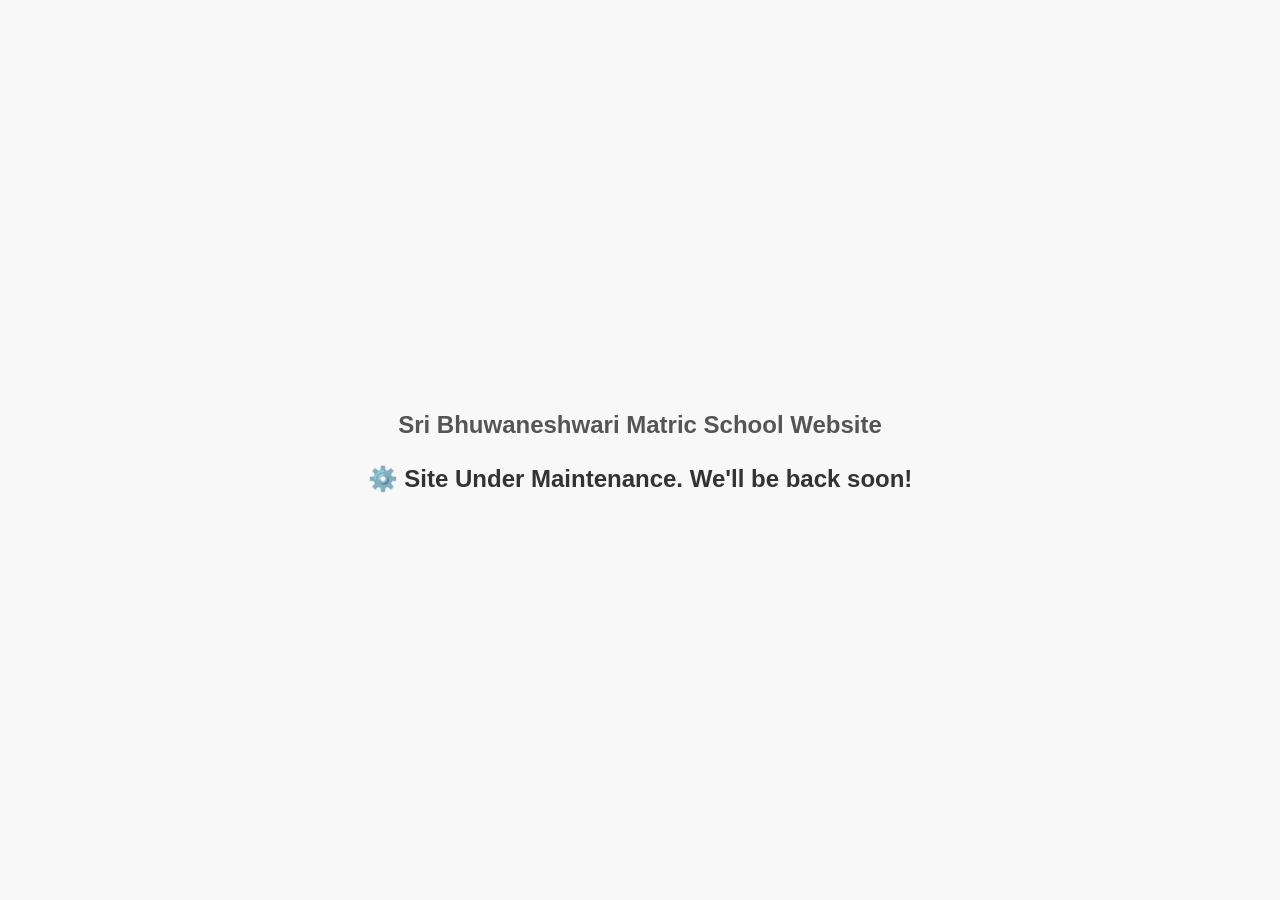
<file: _backup/maintenance-index.html>
<!DOCTYPE html>
<html lang="en">
<head>
    <meta charset="UTF-8">
    <meta name="viewport" content="width=device-width, initial-scale=1.0">
    <title>Maintenance Mode</title>
    <style>
        body {
            display: flex;
            flex-direction: column; /* Line by line (vertical) */
            justify-content: center;
            align-items: center;
            height: 100vh;
            background-color: #f8f8f8;
            font-family: Arial, sans-serif;
            margin: 0;
            padding: 0;
        }
        h2 {
            color: #555;
            margin-bottom: 10px;
        }
        h1 {
            color: #333;
            font-size: 24px;
        }
    </style>
</head>
<body>
    <h2>Sri Bhuwaneshwari Matric School Website</h2>
    <h1>⚙️ Site Under Maintenance. We'll be back soon!</h1>
</body>
</html>
</file>
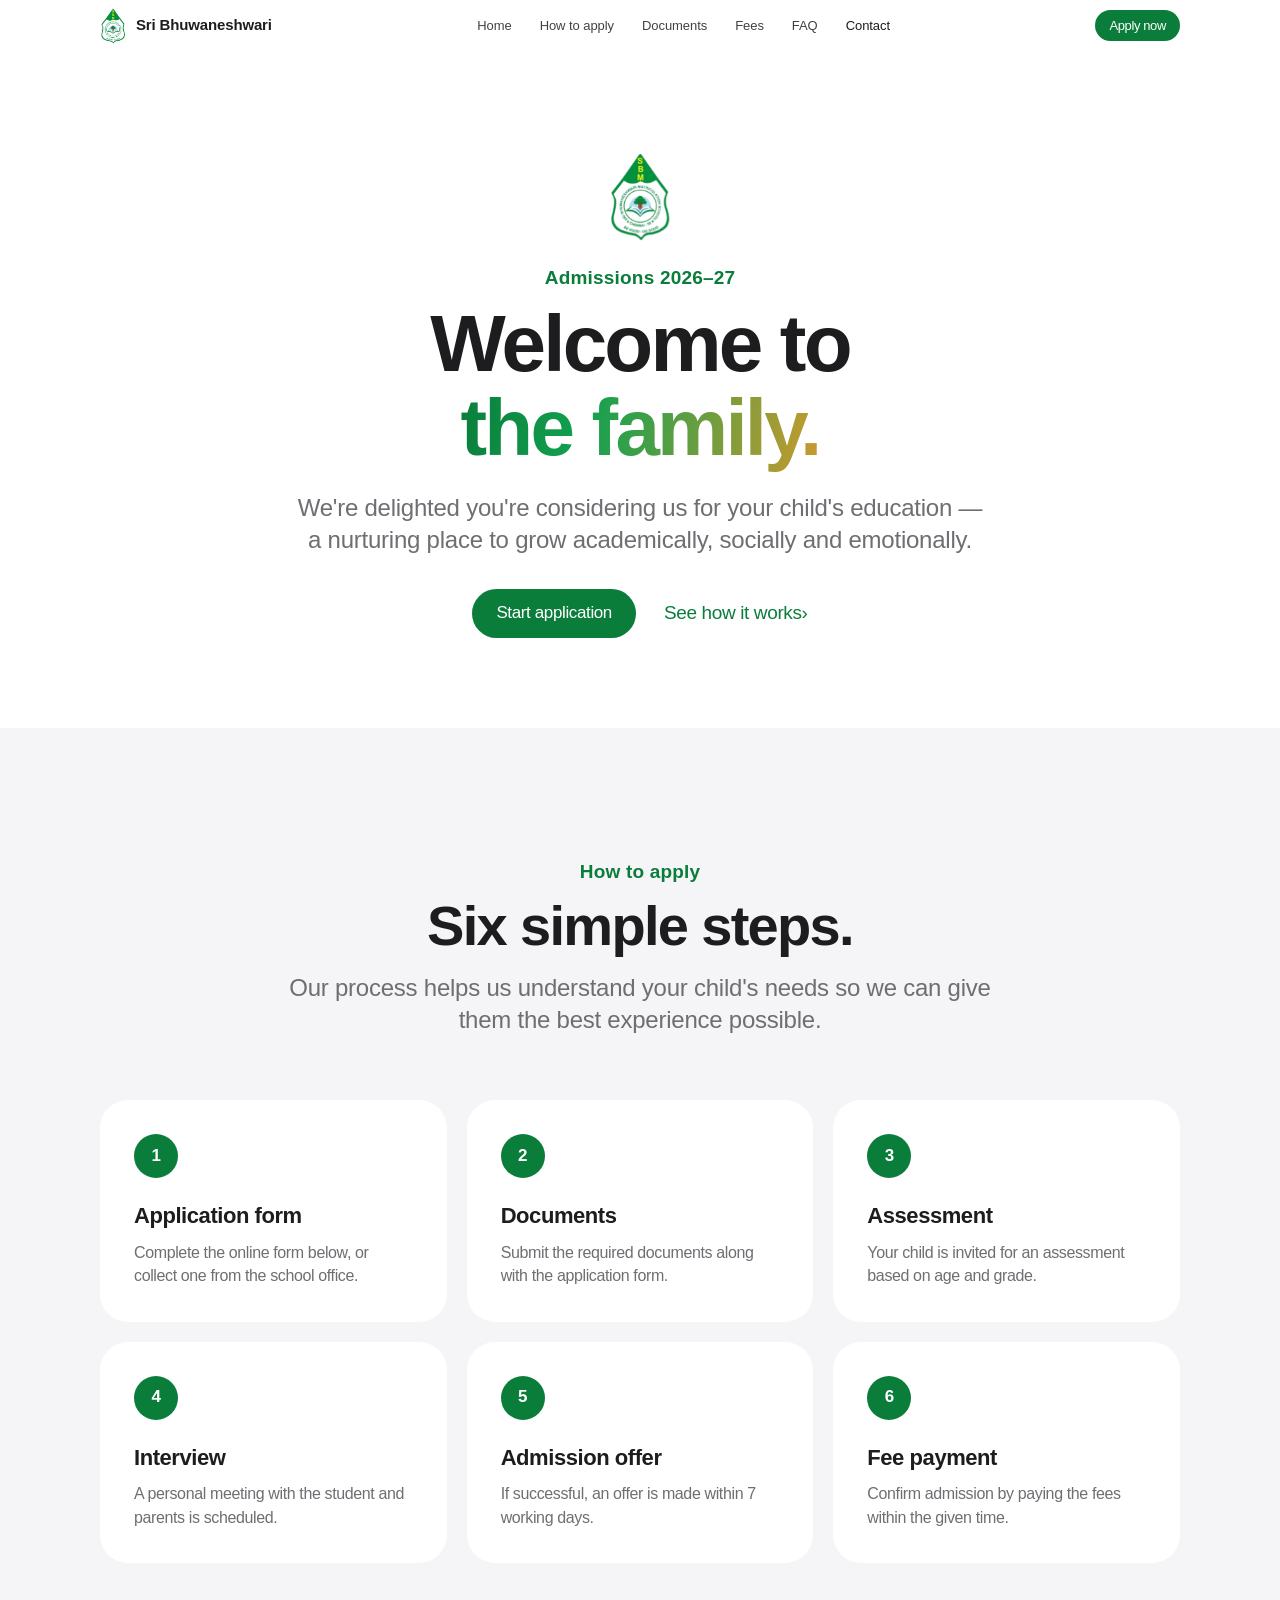
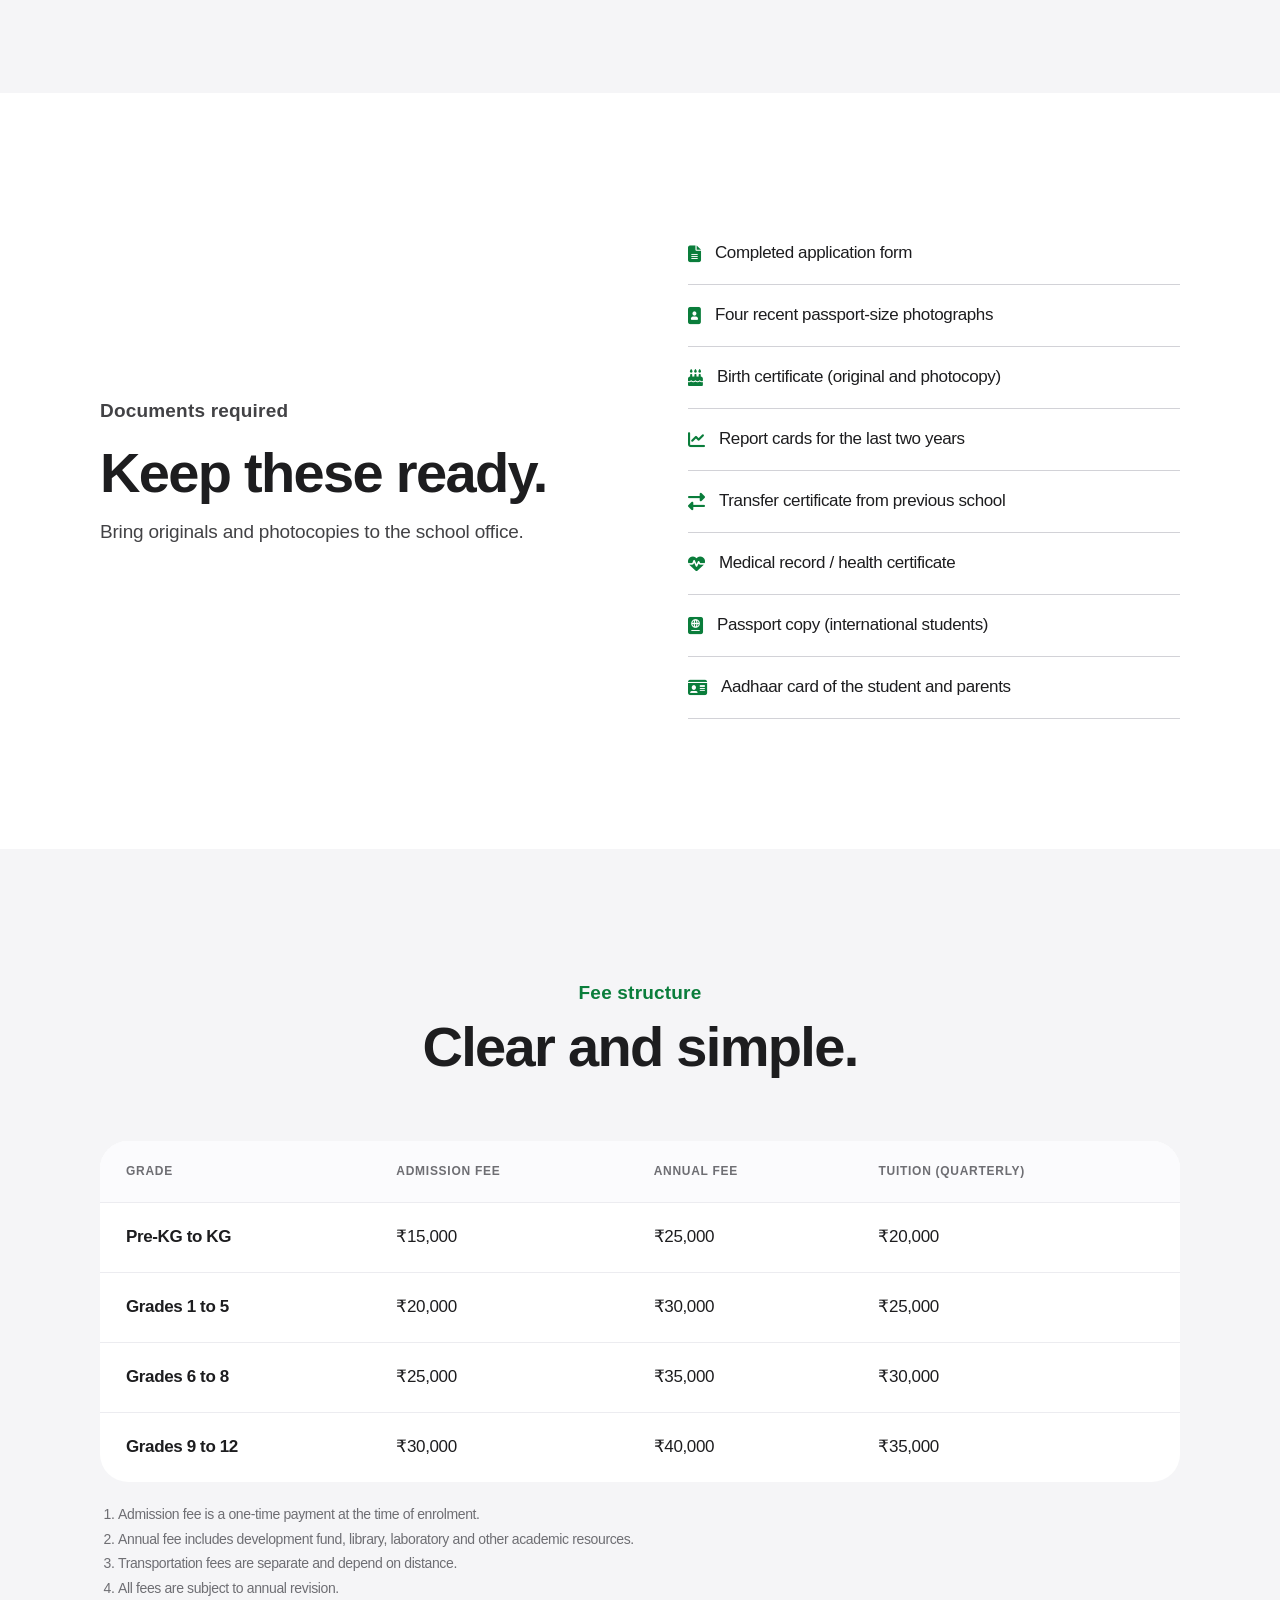
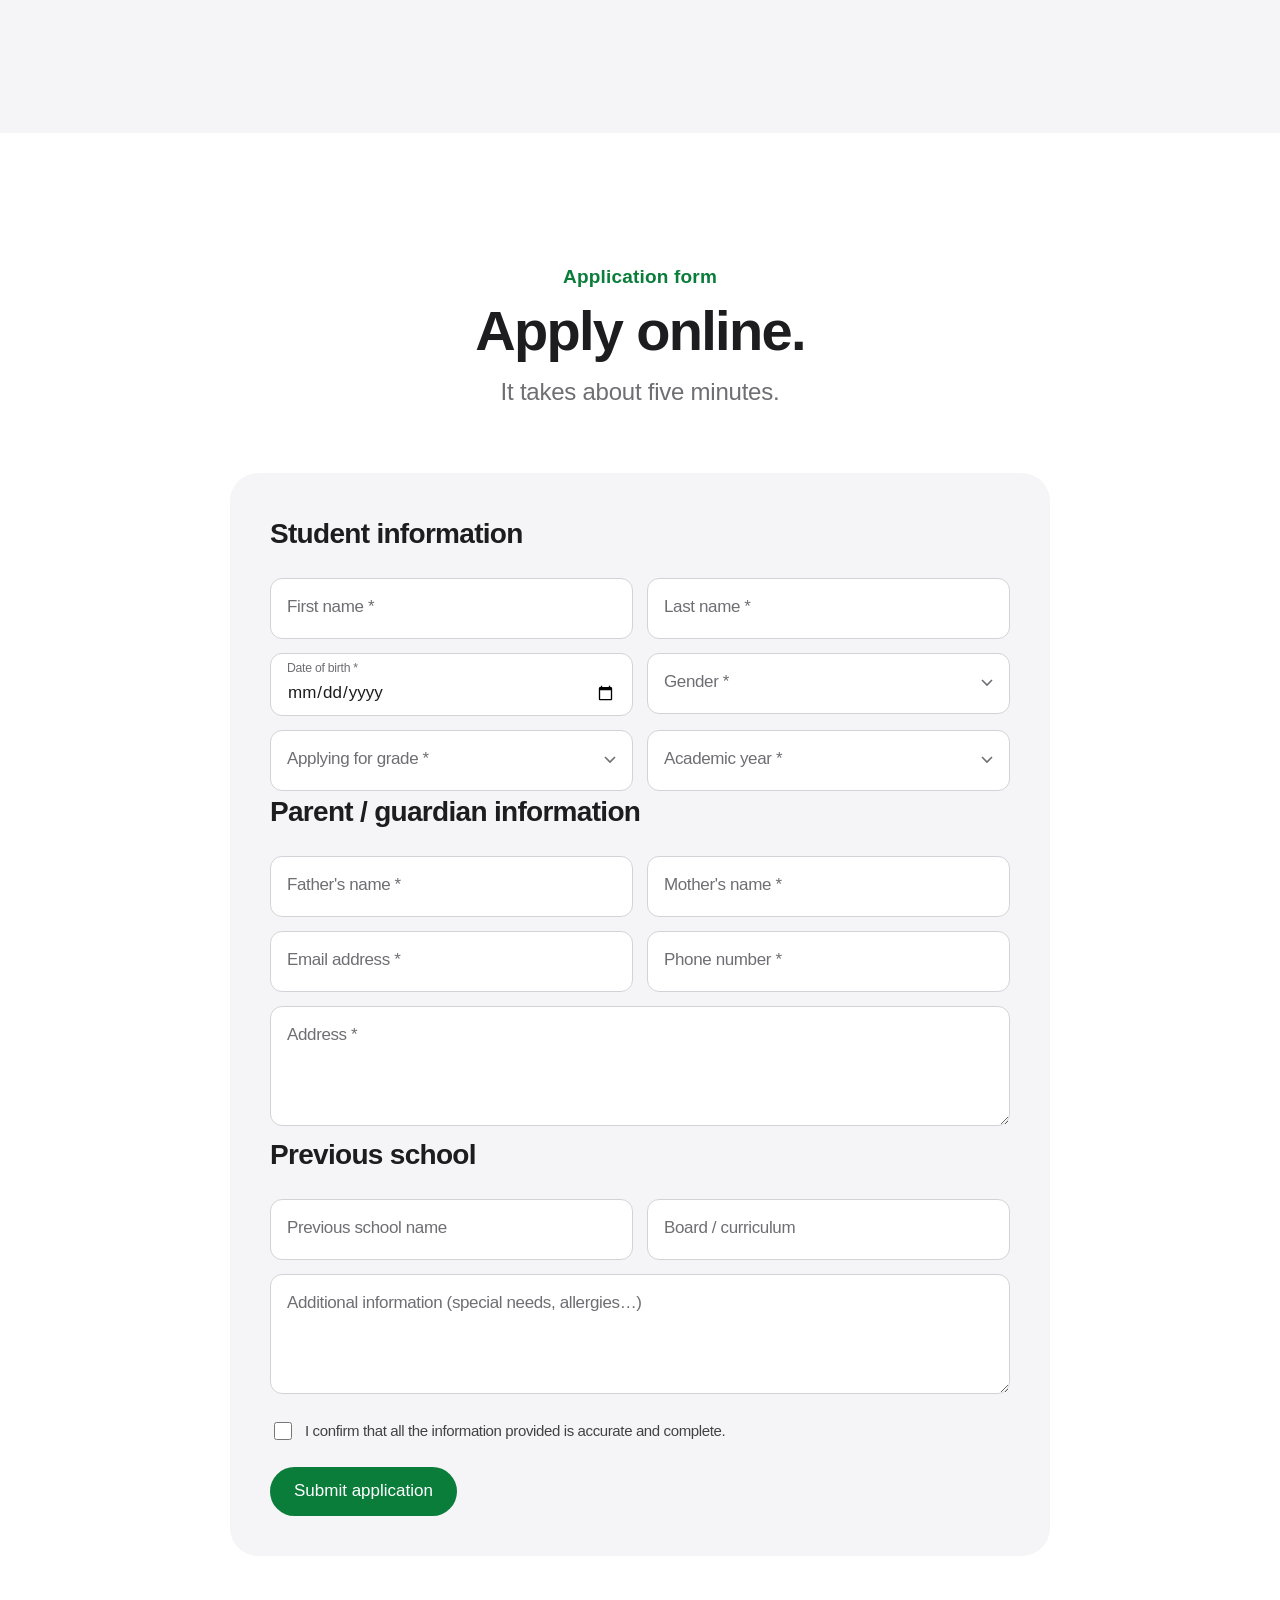
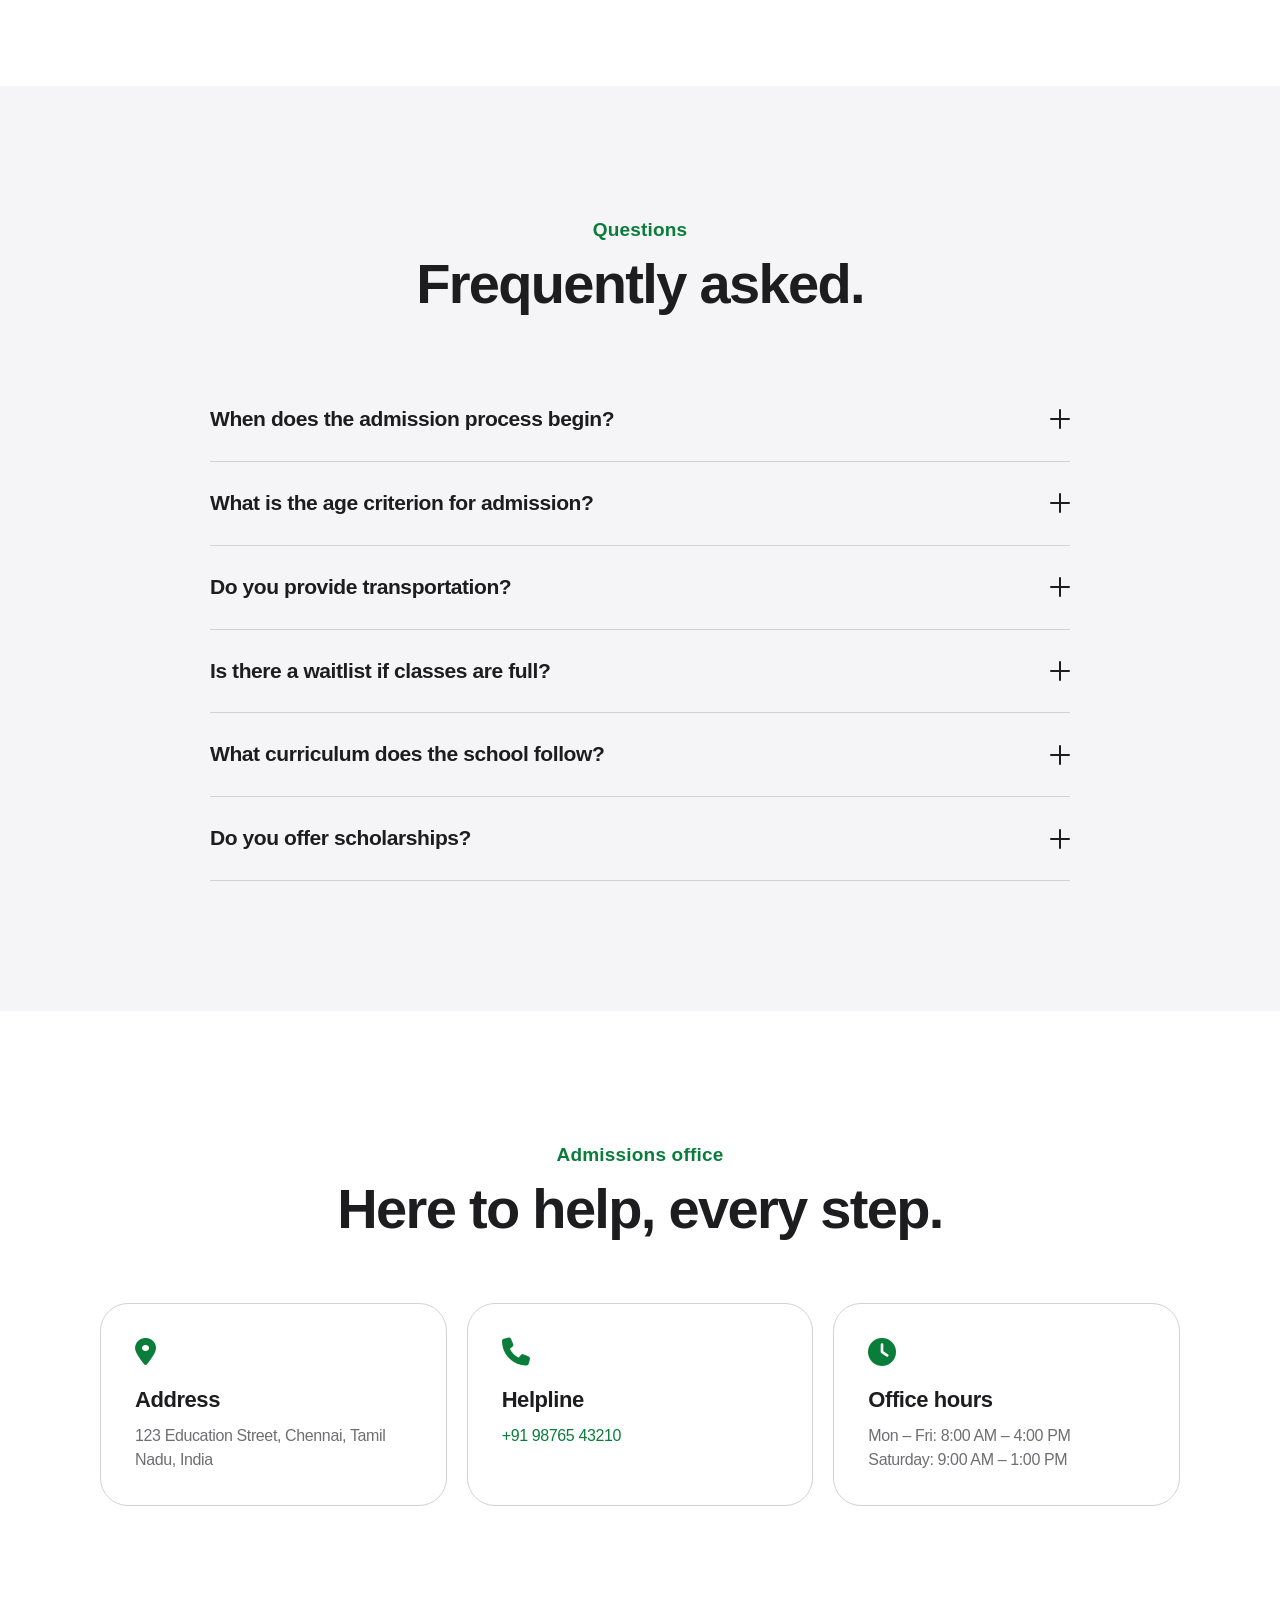
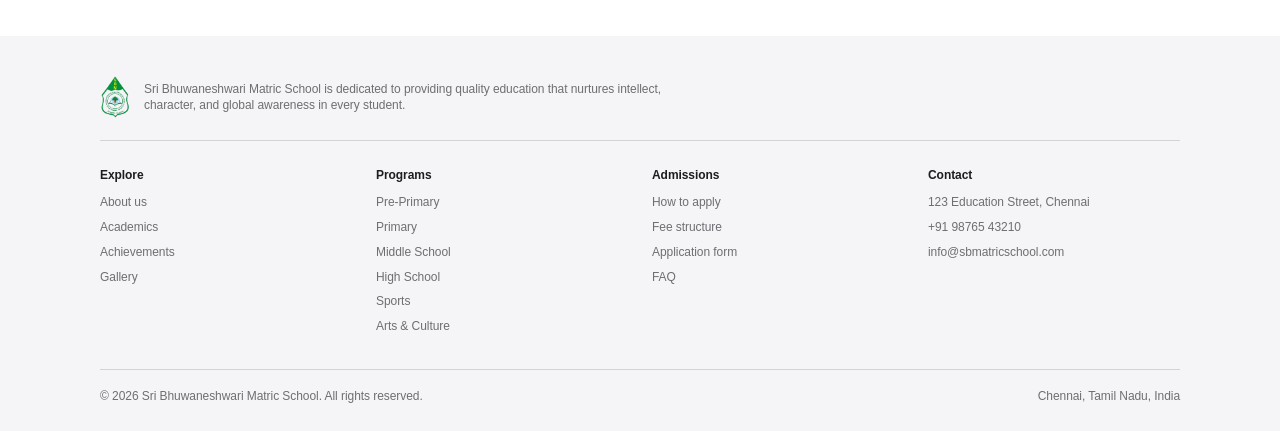
<file: public/admission.html>
<!DOCTYPE html>
<html lang="en">
<head>
  <meta charset="UTF-8">
  <meta name="viewport" content="width=device-width, initial-scale=1.0">
  <title>Admissions – Sri Bhuwaneshwari Matric School</title>
  <meta name="description" content="Admissions at Sri Bhuwaneshwari Matric School, Chennai: how to apply, documents, fees and FAQ.">
  <meta name="theme-color" content="#ffffff">
  <link rel="icon" href="assets/images/school_bgm.png">
  <link rel="stylesheet" href="https://cdnjs.cloudflare.com/ajax/libs/font-awesome/6.4.0/css/all.min.css">
  <link rel="stylesheet" href="style.css">
</head>
<body>
  <div class="progress" aria-hidden="true"></div>

  <header class="nav">
    <div class="wrap nav-inner">
      <a class="brand" href="index.html"><img src="assets/images/school_bgm.png" alt="">Sri Bhuwaneshwari</a>
      <ul class="nav-links">
        <li><a href="index.html">Home</a></li>
        <li><a href="#process">How to apply</a></li>
        <li><a href="#documents">Documents</a></li>
        <li><a href="#fees">Fees</a></li>
        <li><a href="#faq">FAQ</a></li>
        <li><a href="#contact">Contact</a></li>
      </ul>
      <a class="btn btn-primary nav-cta" href="#apply">Apply now</a>
      <button class="nav-toggle" aria-label="Menu" aria-expanded="false"><span></span><span></span></button>
    </div>
  </header>

  <main>
    <section class="page-hero">
      <div class="hero-field" aria-hidden="true"></div>
      <div class="wrap intro">
        <img class="logo-mark" src="assets/images/school_bgm.png" alt="Sri Bhuwaneshwari Matric School logo">
        <p class="eyebrow">Admissions <span data-year>2025</span>–<span id="nextYear"></span></p>
        <h1 class="headline">Welcome to<br><span class="gradient-text">the family.</span></h1>
        <p class="subtitle">We're delighted you're considering us for your child's education — a nurturing place to grow academically, socially and emotionally.</p>
        <div class="cta-row" style="justify-content:center">
          <a class="btn btn-primary" href="#apply">Start application</a>
          <a class="link-arrow" href="#process">See how it works</a>
        </div>
      </div>
    </section>

    <!-- Process -->
    <section class="section section-alt" id="process">
      <div class="wrap">
        <div class="section-head reveal">
          <p class="eyebrow">How to apply</p>
          <h2 class="title">Six simple steps.</h2>
          <p class="subtitle">Our process helps us understand your child's needs so we can give them the best experience possible.</p>
        </div>
        <div class="steps stagger">
          <div class="step"><h3>Application form</h3><p>Complete the online form below, or collect one from the school office.</p></div>
          <div class="step"><h3>Documents</h3><p>Submit the required documents along with the application form.</p></div>
          <div class="step"><h3>Assessment</h3><p>Your child is invited for an assessment based on age and grade.</p></div>
          <div class="step"><h3>Interview</h3><p>A personal meeting with the student and parents is scheduled.</p></div>
          <div class="step"><h3>Admission offer</h3><p>If successful, an offer is made within 7 working days.</p></div>
          <div class="step"><h3>Fee payment</h3><p>Confirm admission by paying the fees within the given time.</p></div>
        </div>
      </div>
    </section>

    <!-- Documents -->
    <section class="section" id="documents">
      <div class="wrap split">
        <div class="reveal">
          <p class="eyebrow">Documents required</p>
          <h2 class="title">Keep these ready.</h2>
          <p class="subtitle" style="margin-bottom:0">Bring originals and photocopies to the school office.</p>
        </div>
        <ul class="docs stagger" style="grid-template-columns:1fr">
          <li><i class="fa-solid fa-file-lines"></i>Completed application form</li>
          <li><i class="fa-solid fa-image-portrait"></i>Four recent passport-size photographs</li>
          <li><i class="fa-solid fa-cake-candles"></i>Birth certificate (original and photocopy)</li>
          <li><i class="fa-solid fa-chart-line"></i>Report cards for the last two years</li>
          <li><i class="fa-solid fa-right-left"></i>Transfer certificate from previous school</li>
          <li><i class="fa-solid fa-heart-pulse"></i>Medical record / health certificate</li>
          <li><i class="fa-solid fa-passport"></i>Passport copy (international students)</li>
          <li><i class="fa-solid fa-id-card"></i>Aadhaar card of the student and parents</li>
        </ul>
      </div>
    </section>

    <!-- Fees -->
    <section class="section section-alt" id="fees">
      <div class="wrap">
        <div class="section-head reveal">
          <p class="eyebrow">Fee structure</p>
          <h2 class="title">Clear and simple.</h2>
        </div>
        <div class="table-wrap reveal">
          <table class="fees">
            <thead><tr><th>Grade</th><th>Admission fee</th><th>Annual fee</th><th>Tuition (quarterly)</th></tr></thead>
            <tbody>
              <tr><td>Pre-KG to KG</td><td>₹15,000</td><td>₹25,000</td><td>₹20,000</td></tr>
              <tr><td>Grades 1 to 5</td><td>₹20,000</td><td>₹30,000</td><td>₹25,000</td></tr>
              <tr><td>Grades 6 to 8</td><td>₹25,000</td><td>₹35,000</td><td>₹30,000</td></tr>
              <tr><td>Grades 9 to 12</td><td>₹30,000</td><td>₹40,000</td><td>₹35,000</td></tr>
            </tbody>
          </table>
        </div>
        <ol class="notes reveal">
          <li>Admission fee is a one-time payment at the time of enrolment.</li>
          <li>Annual fee includes development fund, library, laboratory and other academic resources.</li>
          <li>Transportation fees are separate and depend on distance.</li>
          <li>All fees are subject to annual revision.</li>
        </ol>
      </div>
    </section>

    <!-- Application form -->
    <section class="section" id="apply">
      <div class="wrap" style="max-width:820px">
        <div class="section-head reveal">
          <p class="eyebrow">Application form</p>
          <h2 class="title">Apply online.</h2>
          <p class="subtitle">It takes about five minutes.</p>
        </div>
        <div class="form-card reveal" style="background:var(--bg-alt)">
          <form data-demo>
            <h3 class="form-group-title">Student information</h3>
            <div class="fields">
              <div class="field"><input id="a-first" type="text" placeholder=" " required><label for="a-first">First name *</label></div>
              <div class="field"><input id="a-last" type="text" placeholder=" " required><label for="a-last">Last name *</label></div>
              <div class="field"><input id="a-dob" type="date" required><label for="a-dob">Date of birth *</label></div>
              <div class="field">
                <select id="a-gender" required><option value="" disabled selected hidden></option><option>Male</option><option>Female</option><option>Other</option></select>
                <label for="a-gender">Gender *</label>
              </div>
              <div class="field">
                <select id="a-grade" required>
                  <option value="" disabled selected hidden></option>
                  <option>Pre-KG</option><option>KG</option>
                  <option>Grade 1</option><option>Grade 2</option><option>Grade 3</option><option>Grade 4</option>
                  <option>Grade 5</option><option>Grade 6</option><option>Grade 7</option><option>Grade 8</option>
                  <option>Grade 9</option><option>Grade 10</option><option>Grade 11</option><option>Grade 12</option>
                </select>
                <label for="a-grade">Applying for grade *</label>
              </div>
              <div class="field">
                <select id="a-year" required><option value="" disabled selected hidden></option><option>2026-2027</option><option>2027-2028</option></select>
                <label for="a-year">Academic year *</label>
              </div>
            </div>

            <h3 class="form-group-title">Parent / guardian information</h3>
            <div class="fields">
              <div class="field"><input id="a-father" type="text" placeholder=" " required><label for="a-father">Father's name *</label></div>
              <div class="field"><input id="a-mother" type="text" placeholder=" " required><label for="a-mother">Mother's name *</label></div>
              <div class="field"><input id="a-email" type="email" placeholder=" " required><label for="a-email">Email address *</label></div>
              <div class="field"><input id="a-phone" type="tel" placeholder=" " required><label for="a-phone">Phone number *</label></div>
              <div class="field full"><textarea id="a-address" placeholder=" " required></textarea><label for="a-address">Address *</label></div>
            </div>

            <h3 class="form-group-title">Previous school</h3>
            <div class="fields">
              <div class="field"><input id="a-prev" type="text" placeholder=" "><label for="a-prev">Previous school name</label></div>
              <div class="field"><input id="a-board" type="text" placeholder=" "><label for="a-board">Board / curriculum</label></div>
              <div class="field full"><textarea id="a-notes" placeholder=" "></textarea><label for="a-notes">Additional information (special needs, allergies…)</label></div>
            </div>

            <label class="check"><input type="checkbox" required> I confirm that all the information provided is accurate and complete.</label>
            <button class="btn btn-primary" type="submit">Submit application</button>
          </form>
          <div class="form-done" role="status">
            <i class="fa-solid fa-circle-check"></i>
            <h3 class="title" style="font-size:34px">Application received.</h3>
            <p>Thank you. Our admissions office will contact you about the next steps.</p>
          </div>
        </div>
      </div>
    </section>

    <!-- FAQ -->
    <section class="section section-alt" id="faq">
      <div class="wrap">
        <div class="section-head reveal">
          <p class="eyebrow">Questions</p>
          <h2 class="title">Frequently asked.</h2>
        </div>
        <div class="faq reveal">
          <div class="faq-item">
            <button class="faq-q" aria-expanded="false">When does the admission process begin?<span class="plus"></span></button>
            <div class="faq-a"><div><p>Admissions for the new academic year usually begin in November of the previous year. We also accept applications throughout the year, based on seat availability.</p></div></div>
          </div>
          <div class="faq-item">
            <button class="faq-q" aria-expanded="false">What is the age criterion for admission?<span class="plus"></span></button>
            <div class="faq-a"><div><p>Minimum age as of June 1st of the academic year: Pre-KG 3+ years, KG 4+ years, Grade 1 5+ years, and so on for higher grades.</p></div></div>
          </div>
          <div class="faq-item">
            <button class="faq-q" aria-expanded="false">Do you provide transportation?<span class="plus"></span></button>
            <div class="faq-a"><div><p>Yes. Our buses cover major areas in and around the city. Transportation fees depend on the distance from the school.</p></div></div>
          </div>
          <div class="faq-item">
            <button class="faq-q" aria-expanded="false">Is there a waitlist if classes are full?<span class="plus"></span></button>
            <div class="faq-a"><div><p>Yes. When a grade is full we keep a waitlist, and applications are considered in the order received as seats become available.</p></div></div>
          </div>
          <div class="faq-item">
            <button class="faq-q" aria-expanded="false">What curriculum does the school follow?<span class="plus"></span></button>
            <div class="faq-a"><div><p>Sri Bhuwaneshwari Matric School follows the Matriculation curriculum, with an added focus on holistic development through co-curricular activities such as yoga, sports and the arts.</p></div></div>
          </div>
          <div class="faq-item">
            <button class="faq-q" aria-expanded="false">Do you offer scholarships?<span class="plus"></span></button>
            <div class="faq-a"><div><p>Yes. We offer merit-based scholarships for outstanding academic achievers, and special scholarships for students excelling in sports or cultural activities at state or national level.</p></div></div>
          </div>
        </div>
      </div>
    </section>

    <!-- Contact -->
    <section class="section" id="contact">
      <div class="wrap">
        <div class="section-head reveal">
          <p class="eyebrow">Admissions office</p>
          <h2 class="title">Here to help, every step.</h2>
        </div>
        <div class="programs stagger">
          <div class="program"><i class="fa-solid fa-location-dot"></i><h3>Address</h3><p>123 Education Street, Chennai, Tamil Nadu, India</p></div>
          <div class="program"><i class="fa-solid fa-phone"></i><h3>Helpline</h3><p><a href="tel:+919876543210">+91 98765 43210</a></p></div>
          <div class="program"><i class="fa-solid fa-clock"></i><h3>Office hours</h3><p>Mon – Fri: 8:00 AM – 4:00 PM<br>Saturday: 9:00 AM – 1:00 PM</p></div>
        </div>
      </div>
    </section>
  </main>

  <footer class="footer">
    <div class="wrap">
      <div class="footer-top">
        <img src="assets/images/school_bgm.png" alt="">
        <p>Sri Bhuwaneshwari Matric School is dedicated to providing quality education that nurtures intellect, character, and global awareness in every student.</p>
      </div>
      <div class="footer-cols">
        <div><h4>Explore</h4><ul><li><a href="index.html#about">About us</a></li><li><a href="index.html#academics">Academics</a></li><li><a href="index.html#achievements">Achievements</a></li><li><a href="index.html#gallery">Gallery</a></li></ul></div>
        <div><h4>Programs</h4><ul><li>Pre-Primary</li><li>Primary</li><li>Middle School</li><li>High School</li><li>Sports</li><li>Arts &amp; Culture</li></ul></div>
        <div><h4>Admissions</h4><ul><li><a href="#process">How to apply</a></li><li><a href="#fees">Fee structure</a></li><li><a href="#apply">Application form</a></li><li><a href="#faq">FAQ</a></li></ul></div>
        <div><h4>Contact</h4><ul><li>123 Education Street, Chennai</li><li><a href="tel:+919876543210">+91 98765 43210</a></li><li><a href="mailto:info@sbmatricschool.com">info@sbmatricschool.com</a></li></ul></div>
      </div>
      <div class="footer-bottom">
        <span>© <span data-year>2025</span> Sri Bhuwaneshwari Matric School. All rights reserved.</span>
        <span>Chennai, Tamil Nadu, India</span>
      </div>
    </div>
  </footer>

  <script src="script.js"></script>
  <script>document.getElementById('nextYear').textContent = String((new Date().getFullYear() + 1) % 100).padStart(2, '0');</script>
</body>
</html>
</file>
<file: public/style.css>
/* =========================================================
   Sri Bhuwaneshwari Matric School — Apple-inspired design
   ========================================================= */

:root {
  --ink: #1d1d1f;
  --ink-2: #424245;
  --muted: #6e6e73;
  --line: #d2d2d7;
  --bg: #ffffff;
  --bg-alt: #f5f5f7;
  --green: #0a7d3b;
  --green-soft: #e8f5ec;
  --link: #0a7d3b;
  --radius-lg: 28px;
  --radius: 18px;
  --nav-h: 52px;
  --ease: cubic-bezier(.22, .61, .36, 1);
  --ease-out: cubic-bezier(.16, 1, .3, 1);
  --font: -apple-system, BlinkMacSystemFont, "SF Pro Display", "Inter", "Segoe UI", Roboto, "Helvetica Neue", Arial, sans-serif;
}

*, *::before, *::after { box-sizing: border-box; }
html { scroll-behavior: smooth; -webkit-text-size-adjust: 100%; }
body {
  margin: 0;
  font-family: var(--font);
  color: var(--ink);
  background: var(--bg);
  font-size: 17px;
  line-height: 1.47;
  letter-spacing: -0.022em;
  -webkit-font-smoothing: antialiased;
  -moz-osx-font-smoothing: grayscale;
  overflow-x: hidden;
}
img { max-width: 100%; display: block; }
a { color: var(--link); text-decoration: none; }
a:hover { text-decoration: underline; }
button { font: inherit; }

.wrap { width: min(1080px, 100% - 44px); margin-inline: auto; }
section { scroll-margin-top: var(--nav-h); }

/* ---------- Typography ---------- */
.eyebrow { font-size: 19px; font-weight: 600; letter-spacing: .01em; color: var(--green); margin: 0 0 10px; }
.headline { font-size: clamp(40px, 7vw, 80px); line-height: 1.05; font-weight: 700; letter-spacing: -0.035em; margin: 0; }
.title { font-size: clamp(32px, 5vw, 56px); line-height: 1.07; font-weight: 700; letter-spacing: -0.03em; margin: 0 0 16px; }
.subtitle { font-size: clamp(19px, 2.2vw, 24px); line-height: 1.35; font-weight: 500; color: var(--muted); letter-spacing: -0.01em; margin: 0; }
.center { text-align: center; }
.gradient-text {
  background: linear-gradient(100deg, #0a7d3b 0%, #12a150 35%, #c99a2e 100%);
  -webkit-background-clip: text; background-clip: text; color: transparent;
}

/* ---------- Buttons ---------- */
.btn {
  display: inline-flex; align-items: center; gap: 8px;
  padding: 12px 24px; border-radius: 980px;
  font-size: 17px; font-weight: 500; border: 0; cursor: pointer;
  transition: transform .3s var(--ease), background .3s var(--ease), box-shadow .3s var(--ease), color .3s;
}
.btn:hover { text-decoration: none; transform: scale(1.03); }
.btn:active { transform: scale(.98); }
.btn-primary { background: var(--green); color: #fff; }
.btn-primary:hover { background: #086a32; box-shadow: 0 8px 24px rgba(10,125,59,.25); }
.btn-ghost { background: transparent; color: var(--green); box-shadow: inset 0 0 0 1.5px var(--green); }
.btn-ghost:hover { background: var(--green); color: #fff; }
.link-arrow { font-size: 19px; font-weight: 500; }
.link-arrow::after { content: " ›"; display: inline-block; transition: transform .3s var(--ease); }
.link-arrow:hover { text-decoration: none; }
.link-arrow:hover::after { transform: translateX(4px); }
.cta-row { display: flex; gap: 14px 28px; flex-wrap: wrap; align-items: center; }
.center .cta-row { justify-content: center; }

/* ---------- Navigation ---------- */
.nav {
  position: fixed; inset: 0 0 auto 0; z-index: 100; height: var(--nav-h);
  background: rgba(255,255,255,.72);
  backdrop-filter: saturate(180%) blur(20px); -webkit-backdrop-filter: saturate(180%) blur(20px);
  border-bottom: 1px solid transparent;
  transition: border-color .4s var(--ease), background .4s var(--ease);
}
.nav.scrolled { border-bottom-color: rgba(0,0,0,.08); background: rgba(255,255,255,.82); }
.nav-inner { height: 100%; display: flex; align-items: center; justify-content: space-between; gap: 20px; }
.brand { display: flex; align-items: center; gap: 10px; color: var(--ink); font-weight: 600; font-size: 15px; letter-spacing: -0.01em; }
.brand:hover { text-decoration: none; }
.brand img { width: 26px; height: 36px; object-fit: contain; }
.nav-links { display: flex; gap: 28px; list-style: none; margin: 0; padding: 0; }
.nav-links a { color: var(--ink-2); font-size: 13px; letter-spacing: -0.005em; transition: color .2s; }
.nav-links a:hover, .nav-links a.active { color: var(--ink); text-decoration: none; }
.nav-cta { font-size: 13px; padding: 6px 14px; }
.nav-toggle { display: none; width: 40px; height: 40px; border: 0; background: none; cursor: pointer; position: relative; }
.nav-toggle span { position: absolute; left: 11px; width: 18px; height: 1.5px; background: var(--ink); transition: transform .4s var(--ease), top .4s var(--ease); }
.nav-toggle span:nth-child(1) { top: 16px; }
.nav-toggle span:nth-child(2) { top: 23px; }
.nav.open .nav-toggle span:nth-child(1) { top: 20px; transform: rotate(45deg); }
.nav.open .nav-toggle span:nth-child(2) { top: 20px; transform: rotate(-45deg); }

@media (max-width: 900px) {
  .nav-toggle { display: block; }
  .nav-cta { display: none; }
  .nav-links {
    position: fixed; top: var(--nav-h); left: 0; right: 0; bottom: 0;
    flex-direction: column; gap: 0; padding: 18px 32px;
    background: rgba(255,255,255,.97);
    backdrop-filter: blur(20px); -webkit-backdrop-filter: blur(20px);
    opacity: 0; visibility: hidden; transform: translateY(-8px);
    transition: opacity .4s var(--ease), transform .4s var(--ease), visibility .4s;
  }
  .nav.open .nav-links { opacity: 1; visibility: visible; transform: none; }
  .nav-links li { border-bottom: 1px solid rgba(0,0,0,.06); opacity: 0; transform: translateY(-6px); transition: opacity .4s var(--ease), transform .4s var(--ease); }
  .nav.open .nav-links li { opacity: 1; transform: none; }
  .nav.open .nav-links li:nth-child(2) { transition-delay: .04s; }
  .nav.open .nav-links li:nth-child(3) { transition-delay: .08s; }
  .nav.open .nav-links li:nth-child(4) { transition-delay: .12s; }
  .nav.open .nav-links li:nth-child(5) { transition-delay: .16s; }
  .nav.open .nav-links li:nth-child(6) { transition-delay: .2s; }
  .nav.open .nav-links li:nth-child(7) { transition-delay: .24s; }
  .nav-links a { display: block; padding: 14px 0; font-size: 24px; font-weight: 600; color: var(--ink); }
}

/* ---------- Hero ---------- */
.hero { padding: calc(var(--nav-h) + 72px) 0 0; text-align: center; overflow: hidden; }
.logo-mark { width: 64px; height: 90px; object-fit: contain; margin: 0 auto 22px; }
.hero .subtitle { max-width: 640px; margin: 22px auto 30px; }
.hero-media {
  margin: 64px auto 0; width: min(1200px, 100% - 44px);
  border-radius: var(--radius-lg); overflow: hidden;
  transform-origin: center top; will-change: transform;
  box-shadow: 0 30px 80px rgba(0,0,0,.12);
}
.hero-media img { width: 100%; aspect-ratio: 1156 / 534; object-fit: cover; }

.intro > * { opacity: 0; transform: translateY(24px); animation: rise 1.1s var(--ease-out) forwards; }
.intro > *:nth-child(2) { animation-delay: .12s; }
.intro > *:nth-child(3) { animation-delay: .24s; }
.intro > *:nth-child(4) { animation-delay: .36s; }
.intro > *:nth-child(5) { animation-delay: .48s; }
@keyframes rise { to { opacity: 1; transform: none; } }

/* ---------- Sections ---------- */
.section { padding: 130px 0; }
.section-alt { background: var(--bg-alt); }
.section-dark { background: #000; color: #f5f5f7; }
.section-dark .subtitle { color: #a1a1a6; }
.section-dark .eyebrow { color: #34c770; }
.section-head { max-width: 760px; margin: 0 auto 64px; text-align: center; }
@media (max-width: 700px) { .section { padding: 90px 0; } .section-head { margin-bottom: 44px; } }

/* ---------- Stats ---------- */
.stats { display: grid; grid-template-columns: repeat(4, 1fr); gap: 24px; text-align: center; padding: 90px 0 20px; }
.stat-num { font-size: clamp(40px, 5.5vw, 64px); font-weight: 700; letter-spacing: -0.04em; line-height: 1; }
.stat-label { color: var(--muted); font-size: 15px; margin-top: 10px; }
@media (max-width: 720px) { .stats { grid-template-columns: repeat(2, 1fr); row-gap: 48px; } }

/* ---------- Scroll-highlighted statement ---------- */
.statement { font-size: clamp(28px, 4.2vw, 48px); line-height: 1.18; font-weight: 700; letter-spacing: -0.03em; max-width: 980px; margin: 0 auto; }
.statement .w { color: #d2d2d7; transition: color .35s var(--ease); }
.statement .w.on { color: var(--ink); }
.statement .w.hl.on { color: var(--green); }

/* ---------- Split feature ---------- */
.split { display: grid; grid-template-columns: 1.05fr 1fr; gap: 72px; align-items: center; }
.split.reverse { grid-template-columns: 1fr 1.05fr; }
.split.reverse .split-media { order: 2; }
.split-media { border-radius: var(--radius-lg); overflow: hidden; }
.split-media img { width: 100%; height: 100%; object-fit: cover; transition: transform 1.2s var(--ease-out); }
.split-media:hover img { transform: scale(1.04); }
.split p { color: var(--ink-2); font-size: 19px; margin: 0 0 18px; }
.section-dark .split p { color: #a1a1a6; }
@media (max-width: 860px) {
  .split, .split.reverse { grid-template-columns: 1fr; gap: 40px; }
  .split.reverse .split-media { order: 0; }
}

/* ---------- Record (sticky, scroll-driven) ---------- */
.record { position: relative; background: #000; color: #f5f5f7; }
.record-track { height: 220vh; }
.record-sticky { position: sticky; top: 0; height: 100vh; display: grid; place-items: center; text-align: center; overflow: hidden; }
.record-bg { position: absolute; inset: 0; opacity: 0; transform: scale(1.15); will-change: transform, opacity; }
.record-bg img { width: 100%; height: 100%; object-fit: cover; filter: brightness(.38) saturate(1.1); }
.record-content { position: relative; z-index: 1; padding: 0 22px; }
.record-big { font-size: clamp(64px, 13vw, 180px); font-weight: 800; line-height: .95; letter-spacing: -0.05em; margin: 0; }
.record-big small { display: block; font-size: .28em; letter-spacing: -0.02em; font-weight: 600; color: #a1a1a6; margin-top: 14px; }
.record-meta { display: flex; gap: 40px; justify-content: center; flex-wrap: wrap; margin-top: 44px; color: #a1a1a6; font-size: 15px; }
.record-meta b { display: block; color: #fff; font-size: 19px; font-weight: 600; }

/* ---------- Bento ---------- */
.bento { display: grid; grid-template-columns: repeat(6, 1fr); gap: 20px; }
.tile {
  background: #fff; border-radius: var(--radius-lg); padding: 40px; position: relative; overflow: hidden;
  transition: transform .6s var(--ease-out), box-shadow .6s var(--ease-out);
}
.tile:hover { transform: translateY(-6px) scale(1.01); box-shadow: 0 24px 60px rgba(0,0,0,.08); }
.tile h3 { font-size: 28px; line-height: 1.14; letter-spacing: -0.025em; margin: 0 0 12px; }
.tile p { color: var(--muted); margin: 0; }
.icon-box { width: 52px; height: 52px; border-radius: 14px; display: grid; place-items: center; background: var(--green-soft); color: var(--green); font-size: 22px; margin-bottom: 28px; }
.tile.span-2 { grid-column: span 2; }
.tile.span-3 { grid-column: span 3; }
.tile.span-4 { grid-column: span 4; }
.tile.dark { background: #000; color: #f5f5f7; }
.tile.dark p { color: #a1a1a6; }
.tile.dark .icon-box { background: rgba(52,199,112,.16); color: #34c770; }
.tile.green { background: linear-gradient(145deg, #0a7d3b, #12a150); color: #fff; }
.tile.green p { color: rgba(255,255,255,.85); }
.tile.green .icon-box { background: rgba(255,255,255,.18); color: #fff; }
.tile.photo { padding: 0; min-height: 340px; }
.tile.photo img { position: absolute; inset: 0; width: 100%; height: 100%; object-fit: cover; transition: transform 1.2s var(--ease-out); }
.tile.photo:hover img { transform: scale(1.06); }
.tile.photo .cap { position: absolute; left: 0; right: 0; bottom: 0; padding: 28px 32px; background: linear-gradient(transparent, rgba(0,0,0,.7)); color: #fff; font-weight: 600; font-size: 21px; }
@media (max-width: 860px) {
  .bento { grid-template-columns: 1fr; }
  .tile.span-2, .tile.span-3, .tile.span-4 { grid-column: auto; }
  .tile { padding: 32px; }
}

/* ---------- Horizontal scroller ---------- */
.scroller {
  display: grid; grid-auto-flow: column; grid-auto-columns: min(380px, 82%);
  gap: 20px; overflow-x: auto; scroll-snap-type: x mandatory; scroll-behavior: smooth;
  padding: 8px max(22px, calc((100vw - 1080px) / 2)) 30px;
  scroll-padding-inline: max(22px, calc((100vw - 1080px) / 2));
  scrollbar-width: none;
}
.scroller::-webkit-scrollbar { display: none; }
.scroller > * { scroll-snap-align: start; }
.scroller-nav { display: flex; justify-content: flex-end; gap: 12px; width: min(1080px, 100% - 44px); margin: 0 auto; }
.circle-btn {
  width: 40px; height: 40px; border-radius: 50%; border: 0; cursor: pointer;
  background: rgba(210,210,215,.5); color: var(--ink); font-size: 16px;
  display: grid; place-items: center; transition: background .3s, transform .3s var(--ease);
}
.circle-btn:hover { background: rgba(210,210,215,.85); transform: scale(1.06); }
.section-dark .circle-btn { background: rgba(66,66,69,.7); color: #fff; }

.value-card { background: #fff; border-radius: var(--radius-lg); padding: 40px 34px; min-height: 400px; display: flex; flex-direction: column; justify-content: space-between; gap: 30px; }
.value-card .num { font-size: 15px; color: var(--muted); font-weight: 600; }
.value-card h3 { font-size: 34px; letter-spacing: -0.03em; margin: 0 0 12px; }
.value-card p { color: var(--ink-2); margin: 0; }
.value-card .big-icon { font-size: 44px; color: var(--green); }

/* ---------- People ---------- */
.people { display: grid; grid-template-columns: repeat(2, 1fr); gap: 20px; }
.person { background: var(--bg-alt); border-radius: var(--radius-lg); padding: 44px; }
.avatar { width: 84px; height: 84px; border-radius: 50%; display: grid; place-items: center; font-size: 30px; font-weight: 700; color: #fff; background: linear-gradient(145deg, #0a7d3b, #c99a2e); margin-bottom: 26px; }
.person h3 { font-size: 28px; margin: 0; letter-spacing: -0.025em; }
.person .role { color: var(--green); font-weight: 600; margin: 4px 0 16px; }
.person p { color: var(--ink-2); margin: 0; }
@media (max-width: 760px) { .people { grid-template-columns: 1fr; } .person { padding: 32px; } }

/* ---------- Achievements ---------- */
.ach-grid { display: grid; grid-template-columns: repeat(3, 1fr); gap: 20px; }
.ach { background: #1d1d1f; border-radius: var(--radius-lg); padding: 34px; display: flex; flex-direction: column; gap: 14px; transition: transform .6s var(--ease-out), background .6s var(--ease-out); }
.ach:hover { transform: translateY(-6px); background: #262628; }
.chip { align-self: flex-start; font-size: 12px; font-weight: 600; letter-spacing: .02em; padding: 5px 11px; border-radius: 980px; background: rgba(52,199,112,.14); color: #34c770; }
.ach h3 { font-size: 24px; margin: 0; letter-spacing: -0.02em; color: #f5f5f7; }
.ach p { margin: 0; color: #a1a1a6; font-size: 16px; }
.ach .year { margin-top: auto; color: #86868b; font-size: 14px; }
@media (max-width: 960px) { .ach-grid { grid-template-columns: repeat(2, 1fr); } }
@media (max-width: 640px) { .ach-grid { grid-template-columns: 1fr; } }

.award-card { margin: 0; border-radius: var(--radius); overflow: hidden; background: #1d1d1f; aspect-ratio: 4 / 5; cursor: zoom-in; }
.award-card img { width: 100%; height: 100%; object-fit: cover; transition: transform 1s var(--ease-out); }
.award-card:hover img { transform: scale(1.05); }

/* ---------- Gallery marquee ---------- */
.marquee { overflow: hidden; -webkit-mask-image: linear-gradient(90deg, transparent, #000 8%, #000 92%, transparent); mask-image: linear-gradient(90deg, transparent, #000 8%, #000 92%, transparent); }
.marquee + .marquee { margin-top: 20px; }
.marquee-track { display: flex; gap: 20px; width: max-content; animation: marquee 60s linear infinite; }
.marquee:hover .marquee-track { animation-play-state: paused; }
.marquee.reverse .marquee-track { animation-direction: reverse; animation-duration: 70s; }
.marquee figure { margin: 0; width: 320px; height: 320px; border-radius: var(--radius); overflow: hidden; flex: none; cursor: zoom-in; }
.marquee img { width: 100%; height: 100%; object-fit: cover; transition: transform .8s var(--ease-out); }
.marquee figure:hover img { transform: scale(1.06); }
@keyframes marquee { to { transform: translateX(calc(-50% - 10px)); } }
@media (max-width: 640px) { .marquee figure { width: 220px; height: 220px; } }

/* ---------- Lightbox ---------- */
.lightbox {
  position: fixed; inset: 0; z-index: 200; display: grid; place-items: center; padding: 24px;
  background: rgba(0,0,0,.86); backdrop-filter: blur(12px); -webkit-backdrop-filter: blur(12px);
  opacity: 0; visibility: hidden; transition: opacity .4s var(--ease), visibility .4s;
}
.lightbox.open { opacity: 1; visibility: visible; }
.lightbox img { max-height: 86vh; max-width: min(1100px, 100%); border-radius: 14px; transform: scale(.94); transition: transform .5s var(--ease-out); }
.lightbox.open img { transform: none; }
.lightbox .circle-btn { position: absolute; top: 18px; right: 18px; background: rgba(255,255,255,.14); color: #fff; }

/* ---------- Programs ---------- */
.programs { display: grid; grid-template-columns: repeat(3, 1fr); gap: 20px; }
.program { border: 1px solid var(--line); border-radius: var(--radius-lg); padding: 34px; transition: border-color .4s, transform .6s var(--ease-out); background: #fff; }
.program:hover { border-color: var(--green); transform: translateY(-4px); }
.program > i { font-size: 28px; color: var(--green); margin-bottom: 18px; display: block; }
.program h3 { font-size: 22px; margin: 0 0 8px; letter-spacing: -0.02em; }
.program p { margin: 0; color: var(--muted); font-size: 16px; }
@media (max-width: 860px) { .programs { grid-template-columns: 1fr 1fr; } }
@media (max-width: 560px) { .programs { grid-template-columns: 1fr; } }

/* ---------- Contact ---------- */
.contact-grid { display: grid; grid-template-columns: 1fr 1.2fr; gap: 20px; }
.info-list { background: #fff; border-radius: var(--radius-lg); padding: 40px; display: grid; gap: 28px; align-content: start; }
.info-item { display: flex; gap: 16px; }
.info-item > i { width: 44px; height: 44px; flex: none; border-radius: 12px; display: grid; place-items: center; background: var(--green-soft); color: var(--green); }
.info-item b { display: block; font-size: 15px; }
.info-item span, .info-item a { color: var(--muted); font-size: 16px; }
.form-card { background: #fff; border-radius: var(--radius-lg); padding: 40px; }
.form-card h3 { font-size: 28px; margin: 0 0 24px; letter-spacing: -0.025em; }
@media (max-width: 860px) { .contact-grid { grid-template-columns: 1fr; } .info-list, .form-card { padding: 30px 22px; } }

/* ---------- Forms (floating labels) ---------- */
.fields { display: grid; grid-template-columns: 1fr 1fr; gap: 14px; }
.fields .full { grid-column: 1 / -1; }
@media (max-width: 600px) { .fields { grid-template-columns: 1fr; } }
.field { position: relative; }
.field input, .field select, .field textarea {
  width: 100%; font: inherit; font-size: 17px; color: var(--ink);
  padding: 26px 16px 8px; border: 1px solid var(--line); border-radius: 12px; background: #fff;
  outline: none; appearance: none; -webkit-appearance: none; min-height: 58px;
  transition: border-color .25s, box-shadow .25s;
}
.field textarea { min-height: 120px; resize: vertical; }
.field select {
  background-image: url("data:image/svg+xml,%3Csvg xmlns='http://www.w3.org/2000/svg' width='12' height='8'%3E%3Cpath d='M1 1l5 5 5-5' stroke='%236e6e73' stroke-width='1.6' fill='none'/%3E%3C/svg%3E");
  background-repeat: no-repeat; background-position: right 16px center; padding-right: 40px;
}
.field label { position: absolute; left: 17px; top: 17px; color: var(--muted); font-size: 17px; pointer-events: none; transform-origin: left top; transition: transform .25s var(--ease), color .25s; }
.field input:focus, .field select:focus, .field textarea:focus { border-color: var(--green); box-shadow: 0 0 0 4px rgba(10,125,59,.12); }
.field input:focus + label, .field input:not(:placeholder-shown) + label,
.field textarea:focus + label, .field textarea:not(:placeholder-shown) + label,
.field select:focus + label, .field select:valid + label,
.field input[type="date"] + label { transform: translateY(-10px) scale(.72); }
.field input:focus + label, .field textarea:focus + label, .field select:focus + label { color: var(--green); }
.check { display: flex; gap: 10px; align-items: flex-start; font-size: 15px; color: var(--ink-2); margin: 18px 0 24px; }
.check input { width: 18px; height: 18px; accent-color: var(--green); margin-top: 2px; flex: none; }
.form-group-title { font-size: 21px; font-weight: 600; margin: 34px 0 14px; letter-spacing: -0.02em; }
.form-group-title:first-child { margin-top: 0; }
.form-done { display: none; text-align: center; padding: 40px 10px; }
.form-done > i { font-size: 54px; color: var(--green); }
.form-done h3 { margin-top: 18px; }
.form-done p { color: var(--muted); }
form.sent { display: none; }
form.sent + .form-done { display: block; animation: rise .8s var(--ease-out) both; }

/* ---------- Steps ---------- */
.steps { display: grid; grid-template-columns: repeat(3, 1fr); gap: 20px; counter-reset: step; }
.step { background: #fff; border-radius: var(--radius-lg); padding: 34px; }
.step::before { counter-increment: step; content: counter(step); display: grid; place-items: center; width: 44px; height: 44px; border-radius: 50%; background: var(--green); color: #fff; font-weight: 700; margin-bottom: 22px; }
.step h3 { margin: 0 0 8px; font-size: 22px; letter-spacing: -0.02em; }
.step p { margin: 0; color: var(--muted); font-size: 16px; }
@media (max-width: 860px) { .steps { grid-template-columns: 1fr 1fr; } }
@media (max-width: 560px) { .steps { grid-template-columns: 1fr; } }

/* ---------- Documents ---------- */
.docs { list-style: none; padding: 0; margin: 0; display: grid; grid-template-columns: 1fr 1fr; gap: 0 40px; }
.docs li { padding: 18px 0; border-bottom: 1px solid var(--line); display: flex; gap: 14px; align-items: center; font-size: 17px; }
.docs li i { color: var(--green); }
@media (max-width: 700px) { .docs { grid-template-columns: 1fr; } }

/* ---------- Fees ---------- */
.table-wrap { overflow-x: auto; border-radius: var(--radius-lg); background: #fff; }
.fees { width: 100%; min-width: 600px; border-collapse: collapse; }
.fees th, .fees td { padding: 22px 26px; text-align: left; border-bottom: 1px solid #ececf0; font-size: 17px; }
.fees thead th { font-size: 12px; text-transform: uppercase; letter-spacing: .06em; color: var(--muted); font-weight: 600; background: #fbfbfd; }
.fees tbody tr { transition: background .3s; }
.fees tbody tr:hover { background: var(--green-soft); }
.fees tbody tr:last-child td { border-bottom: 0; }
.fees td:first-child { font-weight: 600; }
.notes { color: var(--muted); font-size: 14px; margin: 22px 0 0; padding-left: 18px; }
.notes li { margin: 4px 0; }

/* ---------- FAQ ---------- */
.faq { max-width: 860px; margin: 0 auto; }
.faq-item { border-bottom: 1px solid var(--line); }
.faq-q { width: 100%; text-align: left; background: none; border: 0; cursor: pointer; padding: 26px 0; display: flex; justify-content: space-between; align-items: center; gap: 20px; font-size: 21px; font-weight: 600; letter-spacing: -0.02em; color: var(--ink); }
.plus { width: 20px; height: 20px; position: relative; flex: none; }
.plus::before, .plus::after { content: ""; position: absolute; left: 0; right: 0; top: 9px; height: 2px; background: currentColor; border-radius: 2px; transition: transform .4s var(--ease); }
.plus::after { transform: rotate(90deg); }
.faq-item.open .plus::after { transform: rotate(0); }
.faq-a { display: grid; grid-template-rows: 0fr; transition: grid-template-rows .5s var(--ease); }
.faq-a > div { overflow: hidden; }
.faq-a p { margin: 0 0 26px; color: var(--ink-2); font-size: 17px; }
.faq-item.open .faq-a { grid-template-rows: 1fr; }

/* ---------- Inner page hero ---------- */
.page-hero { padding: calc(var(--nav-h) + 100px) 0 90px; text-align: center; }
.page-hero .subtitle { max-width: 700px; margin: 22px auto 32px; }

/* ---------- Footer ---------- */
.footer { background: var(--bg-alt); color: var(--muted); font-size: 12px; line-height: 1.4; padding: 40px 0 26px; letter-spacing: -0.005em; }
.footer-top { display: flex; gap: 14px; align-items: center; padding-bottom: 22px; border-bottom: 1px solid var(--line); }
.footer-top img { width: 30px; height: 42px; object-fit: contain; }
.footer-top p { margin: 0; max-width: 560px; }
.footer-cols { display: grid; grid-template-columns: repeat(4, 1fr); gap: 24px; padding: 26px 0; }
.footer h4 { color: var(--ink); font-size: 12px; font-weight: 600; margin: 0 0 10px; }
.footer ul { list-style: none; padding: 0; margin: 0; }
.footer li { margin: 8px 0; }
.footer a { color: var(--muted); }
.footer a:hover { color: var(--ink); }
.footer-bottom { border-top: 1px solid var(--line); padding-top: 18px; display: flex; justify-content: space-between; flex-wrap: wrap; gap: 10px; }
@media (max-width: 760px) { .footer-cols { grid-template-columns: 1fr 1fr; } }

/* ---------- Scroll reveal ---------- */
.js .reveal { opacity: 0; transform: translateY(40px); transition: opacity 1s var(--ease-out), transform 1s var(--ease-out); }
.js .reveal.in { opacity: 1; transform: none; }
.js .reveal-scale { opacity: 0; transform: scale(.92); transition: opacity 1.2s var(--ease-out), transform 1.2s var(--ease-out); }
.js .reveal-scale.in { opacity: 1; transform: none; }
.js .stagger > * { opacity: 0; transform: translateY(30px); transition: opacity .9s var(--ease-out), transform .9s var(--ease-out), box-shadow .6s var(--ease-out), background .6s; }
.js .stagger.in > * { opacity: 1; transform: none; }
.js .stagger.in > *:nth-child(2) { transition-delay: .08s; }
.js .stagger.in > *:nth-child(3) { transition-delay: .16s; }
.js .stagger.in > *:nth-child(4) { transition-delay: .24s; }
.js .stagger.in > *:nth-child(5) { transition-delay: .32s; }
.js .stagger.in > *:nth-child(6) { transition-delay: .40s; }
.js .stagger.in > *:nth-child(7) { transition-delay: .48s; }
.js .stagger.in > *:nth-child(8) { transition-delay: .56s; }
.js .stagger.in > *:hover { transition-delay: 0s; }

.progress { position: fixed; top: 0; left: 0; height: 2px; width: 100%; background: var(--green); transform-origin: 0 50%; transform: scaleX(0); z-index: 101; }

@media (prefers-reduced-motion: reduce) {
  *, *::before, *::after { animation-duration: .001ms !important; animation-iteration-count: 1 !important; transition-duration: .001ms !important; scroll-behavior: auto !important; }
  .js .reveal, .js .reveal-scale, .js .stagger > *, .intro > * { opacity: 1 !important; transform: none !important; }
  .record-track { height: auto; }
  .record-sticky { position: relative; height: auto; padding: 140px 0; }
  .record-bg { opacity: 1 !important; transform: none !important; }
  .statement .w { color: var(--ink); }
  .marquee-track { animation: none; flex-wrap: wrap; width: auto; justify-content: center; }
}
</file>
